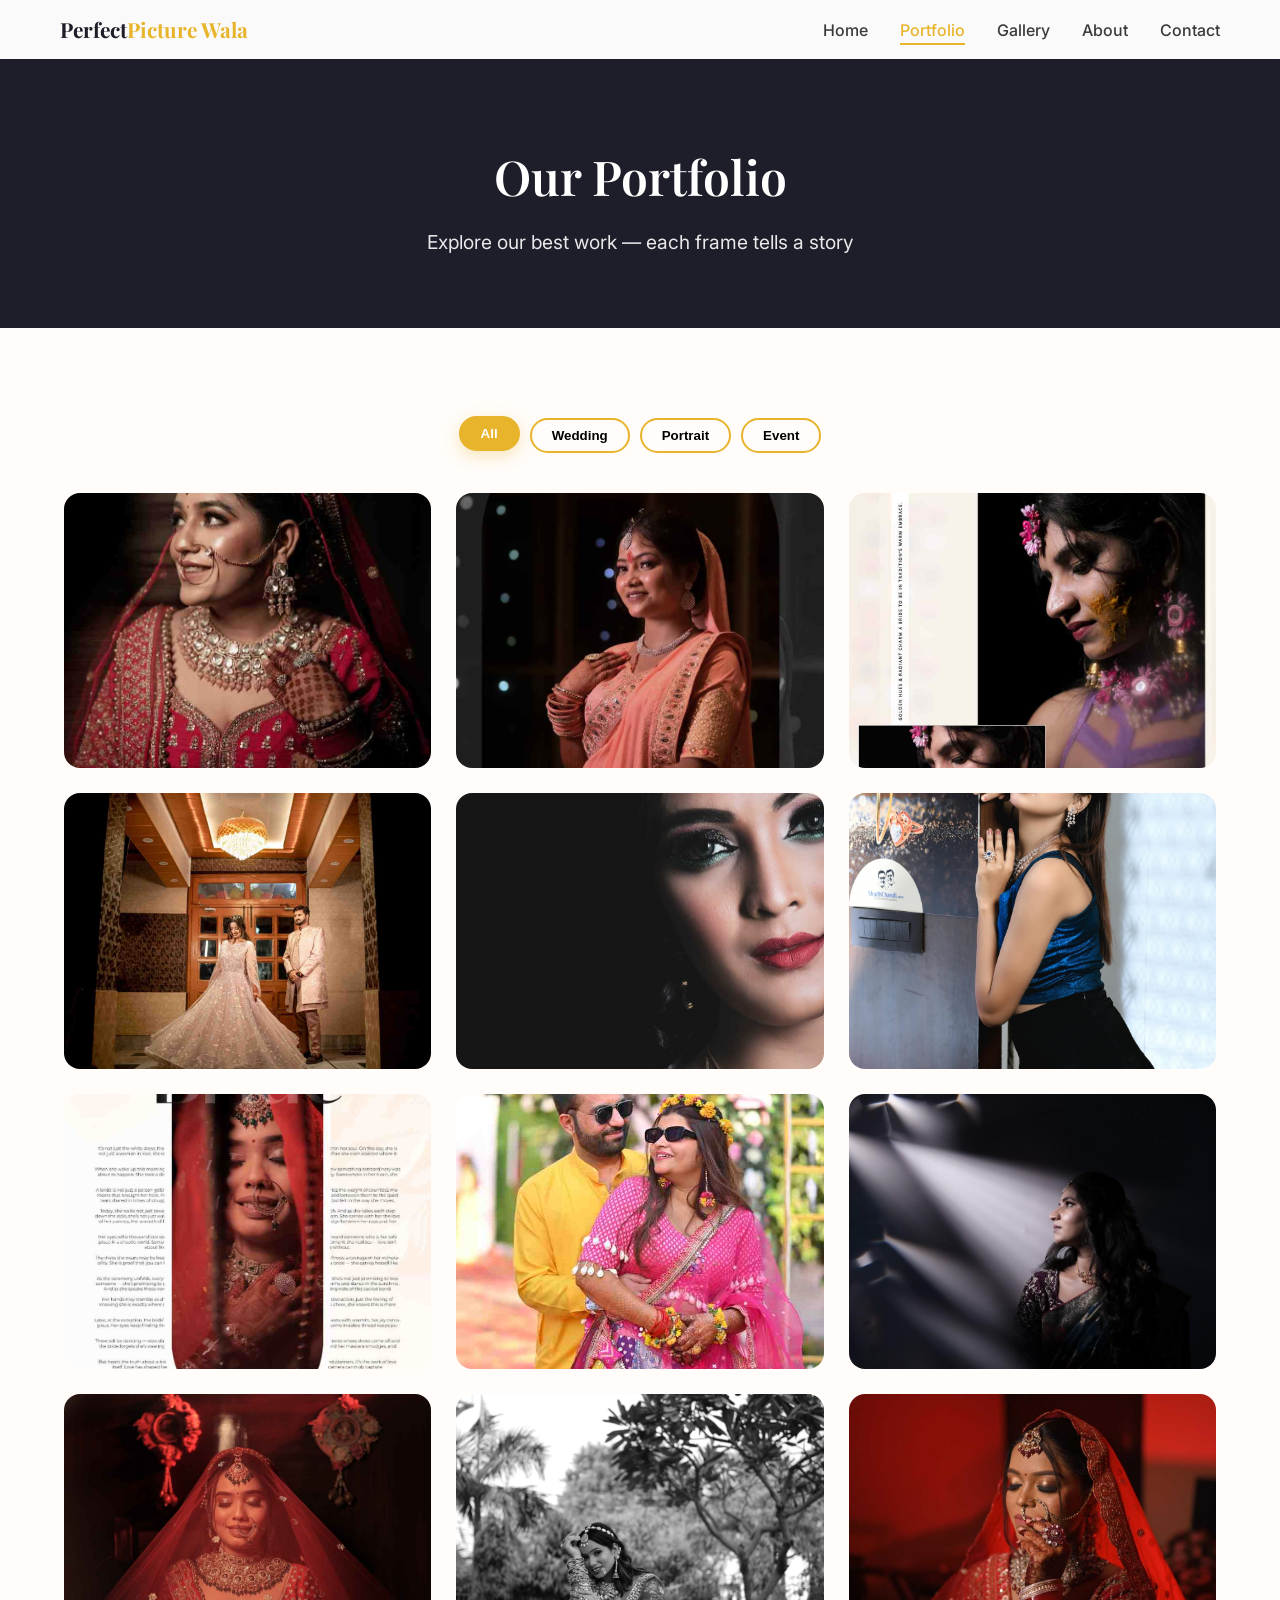
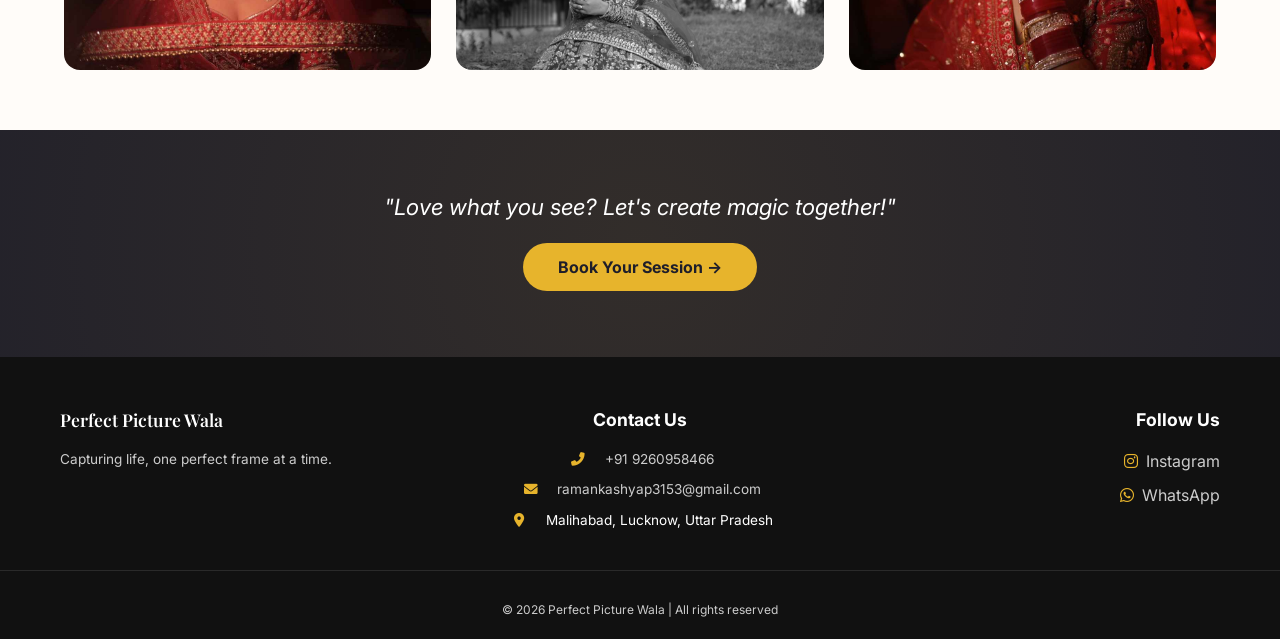
<file: portfolio.html>
<!DOCTYPE html>
<html lang="en">
<head>
    <meta charset="UTF-8">
    <meta name="viewport" content="width=device-width, initial-scale=1.0, user-scalable=yes, viewport-fit=cover">
    
    <title>Portfolio | Perfect Picture Wala - Photography in Lucknow</title>
    <meta name="description" content="View our photography portfolio - Wedding, Portrait, and Event photography in Lucknow.">
    
    <link href="https://fonts.googleapis.com/css2?family=Inter:wght@300;400;500;600;700&family=Playfair+Display:wght@400;600;700&display=swap" rel="stylesheet">
    <link rel="stylesheet" href="https://cdnjs.cloudflare.com/ajax/libs/font-awesome/6.0.0-beta3/css/all.min.css">
    <link rel="stylesheet" href="style.css">
</head>
<body>

    <!-- ========== NAVIGATION BAR ========== -->
    <nav class="navbar">
        <div class="nav-container">
            <div class="logo">
                <a href="index.html">Perfect<span>Picture Wala</span></a>
            </div>
            <button class="hamburger" id="hamburgerBtn">
                <i class="fas fa-bars"></i>
            </button>
            <ul class="nav-menu" id="navMenu">
                <li><a href="index.html" class="nav-link">Home</a></li>
                <li><a href="portfolio.html" class="nav-link active">Portfolio</a></li>
                <li><a href="index.html#gallery" class="nav-link">Gallery</a></li>
                <li><a href="index.html#about" class="nav-link">About</a></li>
                <li><a href="index.html#contact-footer" class="nav-link">Contact</a></li>
            </ul>
        </div>
    </nav>

    <!-- ========== PORTFOLIO HEADER ========== -->
    <section class="page-header">
        <div class="container">
            <h1>Our Portfolio</h1>
            <p>Explore our best work — each frame tells a story</p>
        </div>
    </section>

    <!-- ========== PORTFOLIO FILTERS & GRID ========== -->
    <section class="portfolio-main">
        <div class="container">
            <div class="portfolio-filters">
                <button class="filter-btn active" data-filter="all">All</button>
                <button class="filter-btn" data-filter="wedding">Wedding</button>
                <button class="filter-btn" data-filter="portrait">Portrait</button>
                <button class="filter-btn" data-filter="event">Event</button>
            </div>

            <div class="portfolio-grid">
                <div class="portfolio-item wedding"><img src="images/portfolio/port1.jpg" alt="Wedding Photography" loading="lazy"></div>
                <div class="portfolio-item portrait"><img src="images/portfolio/port2.jpg" alt="Portrait Photography" loading="lazy"></div>
                <div class="portfolio-item event"><img src="images/portfolio/port3.jpg" alt="Event Photography" loading="lazy"></div>
                <div class="portfolio-item wedding"><img src="images/portfolio/port4.jpg" alt="Wedding Photography" loading="lazy"></div>
                <div class="portfolio-item portrait"><img src="images/portfolio/port5.jpg" alt="Portrait Photography" loading="lazy"></div>
                <div class="portfolio-item event"><img src="images/portfolio/port6.jpg" alt="Event Photography" loading="lazy"></div>
                <div class="portfolio-item wedding"><img src="images/portfolio/port7.jpg" alt="Wedding Photography" loading="lazy"></div>
                <div class="portfolio-item portrait"><img src="images/portfolio/port8.jpg" alt="Portrait Photography" loading="lazy"></div>
                <div class="portfolio-item event"><img src="images/portfolio/port9.jpg" alt="Event Photography" loading="lazy"></div>
                <div class="portfolio-item wedding"><img src="images/portfolio/port10.jpg" alt="Wedding Photography" loading="lazy"></div>
                <div class="portfolio-item portrait"><img src="images/portfolio/port11.jpg" alt="Portrait Photography" loading="lazy"></div>
                <div class="portfolio-item event"><img src="images/portfolio/port12.jpg" alt="Event Photography" loading="lazy"></div>
            </div>
        </div>
    </section>

    <!-- ========== CTA SECTION ========== -->
    <section class="cta-section">
        <div class="container">
            <p class="cta-quote">"Love what you see? Let's create magic together!"</p>
            <a href="#" class="btn-rsvp" id="ctaBookBtn">Book Your Session →</a>
        </div>
    </section>

    <!-- ========== FOOTER (CORRECTED) ========== -->
    <footer>
        <div class="footer-container">
            <div class="footer-col">
                <h3>Perfect Picture Wala</h3>
                <p>Capturing life, one perfect frame at a time.</p>
            </div>
            <div class="footer-col">
                <h4>Contact Us</h4>
                <p><i class="fas fa-phone-alt"></i> +91 9260958466</p>
                <p><i class="fas fa-envelope"></i> ramankashyap3153@gmail.com</p>
                <p><i class="fas fa-map-marker-alt"></i> <a href="#" id="googleMapLink">Malihabad, Lucknow, Uttar Pradesh</a></p>
            </div>
            <div class="footer-col">
                <h4>Follow Us</h4>
                <div class="social-links">
                    <a href="https://www.instagram.com/perfectpicturewala?igsh=MXN2Z2doaWd4NGNjag==" target="_blank"><i class="fab fa-instagram"></i> Instagram</a>
                    <a href="https://wa.me/qr/3TNK22V54WUFI1" target="_blank"><i class="fab fa-whatsapp"></i> WhatsApp</a>
                </div>
            </div>
        </div>
        <div class="footer-bottom">
            <p>© 2026 Perfect Picture Wala | All rights reserved</p>
        </div>
    </footer>

    <script src="script.js"></script>
</body>
</html>
</file>
<file: style.css>
/* ========== RESET & BASE ========== */
* {
    margin: 0;
    padding: 0;
    box-sizing: border-box;
}

body {
    font-family: 'Inter', sans-serif;
    color: #2c2c2c;
    background: #fffcf9;
    line-height: 1.5;
    overflow-x: hidden;
}

.container {
    max-width: 1200px;
    margin: 0 auto;
    padding: 0 20px;
}

h1, h2, h3 {
    font-family: 'Playfair Display', serif;
    font-weight: 600;
}

/* ========== SMOOTH SCROLL BEHAVIOR ========== */
html {
    scroll-behavior: smooth;
}

/* ========== NAVIGATION BAR ========== */
.navbar {
    position: fixed;
    top: 0;
    width: 100%;
    background: rgba(255, 255, 255, 0.98);
    backdrop-filter: blur(10px);
    box-shadow: 0 2px 15px rgba(0,0,0,0.05);
    z-index: 1000;
    padding: 14px 0;
    transition: all 0.3s ease;
}

.navbar.scrolled {
    padding: 10px 0;
    background: rgba(255, 255, 255, 1);
    box-shadow: 0 5px 25px rgba(0,0,0,0.1);
}

.nav-container {
    max-width: 1200px;
    margin: 0 auto;
    padding: 0 20px;
    display: flex;
    justify-content: space-between;
    align-items: center;
}

.logo a {
    font-family: 'Playfair Display', serif;
    font-size: 1.3rem;
    font-weight: 700;
    text-decoration: none;
    color: #1e1e2a;
    transition: transform 0.3s ease;
}

.logo a:hover {
    transform: scale(1.05);
}

.logo span {
    color: #e7b42c;
}

/* Desktop Menu */
.nav-menu {
    display: flex;
    gap: 32px;
    list-style: none;
}

.nav-link {
    text-decoration: none;
    color: #3a3a3a;
    font-weight: 500;
    transition: all 0.3s ease;
    position: relative;
}

.nav-link::after {
    content: '';
    position: absolute;
    bottom: -5px;
    left: 0;
    width: 0;
    height: 2px;
    background: #e7b42c;
    transition: width 0.3s ease;
}

.nav-link:hover::after,
.nav-link.active::after {
    width: 100%;
}

.nav-link:hover, .nav-link.active {
    color: #e7b42c;
}

.hamburger {
    display: none;
    background: none;
    border: none;
    cursor: pointer;
    font-size: 1.6rem;
    color: #1e1e2a;
    transition: transform 0.3s ease;
}

.hamburger:hover {
    transform: rotate(90deg);
}

/* ========== HERO SECTION ========== */
.hero {
    min-height: 100vh;
    background: url('images/banner.jpg');
    background-size: cover;
    background-position: center;
    background-repeat: no-repeat;
    display: flex;
    align-items: center;
    justify-content: center;
    text-align: center;
    color: white;
    padding: 80px 20px;
    position: relative;
}

/* Dark overlay - alag se */
.hero::before {
    content: '';
    position: absolute;
    top: 0;
    left: 0;
    width: 100%;
    height: 100%;
    background: rgba(0,0,0,0.45);
    z-index: 1;
}

/* Content overlay ke upar */
.hero-content {
    position: relative;
    z-index: 2;
}

/* Mobile par height adjust */
@media (max-width: 768px) {
    .hero {
        min-height: 100vh;
    }
}

.rotating-tagline {
    margin-bottom: 30px;
    animation: fadeInScale 0.8s ease 0.2s both;
}

@keyframes fadeInScale {
    0% { opacity: 0; transform: scale(0.9); }
    100% { opacity: 1; transform: scale(1); }
}

#rotating-text {
    font-size: 1.2rem;
    font-family: 'Playfair Display', serif;
    font-style: italic;
    background: rgba(0,0,0,0.4);
    padding: 8px 18px;
    border-radius: 60px;
    display: inline-block;
    transition: all 0.3s ease;
}

.hero-buttons {
    display: flex;
    gap: 15px;
    justify-content: center;
    flex-wrap: wrap;
    margin-bottom: 30px;
    animation: fadeInUp 0.8s ease 0.4s both;
}

@keyframes fadeInUp {
    0% { opacity: 0; transform: translateY(30px); }
    100% { opacity: 1; transform: translateY(0); }
}

.btn-primary, .btn-secondary {
    padding: 10px 22px;
    border-radius: 50px;
    text-decoration: none;
    font-weight: 600;
    transition: all 0.3s ease;
    display: inline-flex;
    align-items: center;
    gap: 8px;
    position: relative;
    overflow: hidden;
}

.btn-primary::before, .btn-secondary::before {
    content: '';
    position: absolute;
    top: 50%;
    left: 50%;
    width: 0;
    height: 0;
    background: rgba(255,255,255,0.3);
    border-radius: 50%;
    transform: translate(-50%, -50%);
    transition: width 0.6s, height 0.6s;
}

.btn-primary:hover::before, .btn-secondary:hover::before {
    width: 300px;
    height: 300px;
}

.btn-primary {
    background: #e7b42c;
    color: #1e1e2a;
    border: 2px solid #e7b42c;
}

.btn-primary:hover {
    background: transparent;
    color: #e7b42c;
    transform: translateY(-3px);
    box-shadow: 0 10px 20px rgba(231,180,44,0.3);
}

.btn-secondary {
    background: #25D366;
    color: white;
    border: 2px solid #25D366;
}

.btn-secondary:hover {
    background: transparent;
    color: #25D366;
    transform: translateY(-3px);
    box-shadow: 0 10px 20px rgba(37,211,102,0.3);
}

.trust-badge {
    display: flex;
    gap: 15px;
    justify-content: center;
    flex-wrap: wrap;
    animation: fadeInUp 0.8s ease 0.6s both;
}

.trust-badge span {
    background: rgba(0,0,0,0.5);
    padding: 6px 14px;
    border-radius: 40px;
    font-size: 0.7rem;
    transition: all 0.3s ease;
}

.trust-badge span:hover {
    background: #e7b42c;
    color: #1e1e2a;
    transform: translateY(-2px);
}

/* ========== GALLERY SECTION ========== */
.gallery-section {
    padding: 60px 0;
    background: #fef7f0;
    text-align: center;
}

.gallery-section h2 {
    font-size: 2rem;
    margin-bottom: 10px;
    position: relative;
    display: inline-block;
}

.gallery-section h2::after {
    display: none;
}

.section-sub {
    font-size: 1rem;
    color: #6b6b6b;
    margin-bottom: 35px;
}

.gallery-grid {
    display: grid;
    grid-template-columns: repeat(auto-fit, minmax(250px, 1fr));
    gap: 20px;
}

.gallery-item {
    border-radius: 20px;
    overflow: hidden;
    aspect-ratio: 1 / 1;
    cursor: pointer;
    opacity: 0;
    transform: translateY(30px);
    transition: all 0.6s ease;
}

.gallery-item.visible {
    opacity: 1;
    transform: translateY(0);
}

.gallery-item img {
    width: 100%;
    height: 100%;
    object-fit: cover;
    transition: transform 0.5s cubic-bezier(0.4, 0, 0.2, 1);
}

.gallery-item:hover img {
    transform: scale(1.08);
}

/* ========== ABOUT SECTION ========== */
.about-section {
    padding: 60px 0;
    text-align: center;
}

.about-content {
    max-width: 800px;
    margin: 0 auto;
    opacity: 0;
    transform: translateY(30px);
    transition: all 0.8s ease;
}

.about-content.visible {
    opacity: 1;
    transform: translateY(0);
}

.about-content h2 {
    font-size: 2rem;
    margin-bottom: 20px;
}

.about-stats {
    display: flex;
    justify-content: center;
    gap: 40px;
    margin-top: 40px;
    flex-wrap: wrap;
}

.stat {
    opacity: 0;
    transform: scale(0.8);
    transition: all 0.5s ease;
}

.stat.visible {
    opacity: 1;
    transform: scale(1);
}

.stat h3 {
    font-size: 2rem;
    color: #e7b42c;
    transition: all 0.3s ease;
}

.stat:hover h3 {
    transform: scale(1.1);
    color: #ffcd5c;
}

/* ========== BEHIND THE LENS SECTION ========== */
.behind-lens {
    padding: 80px 0;
    background: #fff;
    text-align: center;
}

.behind-lens h2 {
    font-size: 2.5rem;
    margin-bottom: 15px;
    opacity: 0;
    transform: translateY(30px);
    transition: all 0.6s ease;
}

.behind-lens h2.visible {
    opacity: 1;
    transform: translateY(0);
}

.process-steps {
    display: grid;
    grid-template-columns: repeat(auto-fit, minmax(220px, 1fr));
    gap: 30px;
    margin-top: 50px;
}

.step {
    text-align: center;
    padding: 30px 20px;
    background: #fef7f0;
    border-radius: 24px;
    transition: all 0.4s cubic-bezier(0.4, 0, 0.2, 1);
    opacity: 0;
    transform: translateY(40px);
}

.step.visible {
    opacity: 1;
    transform: translateY(0);
}

.step:hover {
    transform: translateY(-12px) scale(1.02);
    box-shadow: 0 20px 40px rgba(0,0,0,0.1);
}

.step-icon {
    width: 70px;
    height: 70px;
    background: #e7b42c;
    border-radius: 50%;
    display: flex;
    align-items: center;
    justify-content: center;
    margin: 0 auto 20px;
    transition: all 0.3s ease;
}

.step:hover .step-icon {
    transform: rotate(360deg);
    background: #ffcd5c;
}

.step-icon i {
    font-size: 2rem;
    color: #1e1e2a;
    transition: transform 0.3s ease;
}

.step:hover .step-icon i {
    transform: scale(1.1);
}

/* ========== WHY CHOOSE US SECTION ========== */
.why-choose-us {
    padding: 80px 0;
    background: #fef7f0;
    text-align: center;
}

.why-choose-us h2 {
    font-size: 2.5rem;
    margin-bottom: 15px;
    opacity: 0;
    transform: translateY(30px);
    transition: all 0.6s ease;
}

.why-choose-us h2.visible {
    opacity: 1;
    transform: translateY(0);
}

.benefits-grid {
    display: grid;
    grid-template-columns: repeat(auto-fit, minmax(280px, 1fr));
    gap: 25px;
    margin-top: 50px;
}

.benefit-card {
    background: white;
    padding: 30px 25px;
    border-radius: 24px;
    text-align: center;
    transition: all 0.4s cubic-bezier(0.4, 0, 0.2, 1);
    box-shadow: 0 5px 20px rgba(0,0,0,0.03);
    opacity: 0;
    transform: translateY(30px);
}

.benefit-card.visible {
    opacity: 1;
    transform: translateY(0);
}

.benefit-card:hover {
    transform: translateY(-8px) scale(1.02);
    box-shadow: 0 20px 40px rgba(0,0,0,0.1);
}

.benefit-card i {
    font-size: 2.5rem;
    color: #e7b42c;
    margin-bottom: 15px;
    transition: all 0.3s ease;
}

.benefit-card:hover i {
    transform: scale(1.2) rotate(5deg);
    color: #ffcd5c;
}

.benefit-card h3 {
    font-size: 1.2rem;
    margin-bottom: 12px;
    transition: color 0.3s ease;
}

.benefit-card:hover h3 {
    color: #e7b42c;
}

/* ========== PAGE HEADER ========== */
.page-header {
    padding: 120px 0 60px;
    background: #1e1e2a;
    color: white;
    text-align: center;
    min-height: auto;
    height: auto;
}

.page-header .container {
    max-width: 1200px;
    margin: 0 auto;
    padding: 0 20px;
}

.page-header h1 {
    font-size: 2.5rem;
    margin-bottom: 15px;
    font-family: 'Playfair Display', serif;
    font-weight: 600;
}

.page-header p {
    font-size: 1.1rem;
    opacity: 0.9;
    max-width: 600px;
    margin: 0 auto;
    line-height: 1.6;
    white-space: normal;
    word-wrap: break-word;
    overflow: visible;
}

/* ========== PORTFOLIO SECTION ========== */
.portfolio-main {
    padding: 60px 0;
}

.portfolio-filters {
    margin: 30px 0 40px;
    display: flex;
    gap: 10px;
    justify-content: center;
    flex-wrap: wrap;
}

.filter-btn {
    padding: 8px 20px;
    border: 2px solid #e7b42c;
    background: transparent;
    border-radius: 40px;
    font-weight: 600;
    cursor: pointer;
    transition: all 0.3s ease;
}

.filter-btn.active, .filter-btn:hover {
    background: #e7b42c;
    color: white;
    transform: translateY(-2px);
    box-shadow: 0 5px 15px rgba(231,180,44,0.3);
}

.portfolio-grid {
    display: grid;
    grid-template-columns: repeat(auto-fit, minmax(280px, 1fr));
    gap: 25px;
}

/* Portfolio Item - with text overlay support */
.portfolio-item {
    position: relative;
    border-radius: 16px;
    overflow: hidden;
    aspect-ratio: 4 / 3;
    cursor: pointer;
    opacity: 0;
    transform: scale(0.9);
    transition: all 0.5s ease;
}

.portfolio-item.visible {
    opacity: 1;
    transform: scale(1);
}

.portfolio-item img {
    width: 100%;
    height: 100%;
    object-fit: cover;
    transition: transform 0.5s cubic-bezier(0.4, 0, 0.2, 1);
}

.portfolio-item:hover img {
    transform: scale(1.08);
}

/* Text Overlay - Bottom se visible, cut nahi hoga */
.portfolio-item .portfolio-text {
    position: absolute;
    bottom: 0;
    left: 0;
    right: 0;
    background: linear-gradient(to top, rgba(0,0,0,0.85) 0%, rgba(0,0,0,0) 100%);
    padding: 25px 15px 15px 15px;
    color: white;
    text-align: center;
}

/* Text styling */
.portfolio-item .portfolio-text h4 {
    font-size: 0.9rem;
    margin-bottom: 4px;
    font-family: 'Playfair Display', serif;
    font-weight: 600;
}

.portfolio-item .portfolio-text p {
    font-size: 0.75rem;
    opacity: 0.85;
    margin: 0;
    line-height: 1.3;
}

/* ========== CTA SECTION ========== */
.cta-section {
    background: #1e1e2a;
    color: white;
    text-align: center;
    padding: 60px 0;
    position: relative;
    overflow: hidden;
}

.cta-section::before {
    content: '';
    position: absolute;
    top: -50%;
    left: -50%;
    width: 200%;
    height: 200%;
    background: radial-gradient(circle, rgba(231,180,44,0.1) 0%, transparent 70%);
    animation: rotate 20s linear infinite;
}

@keyframes rotate {
    0% { transform: rotate(0deg); }
    100% { transform: rotate(360deg); }
}

.cta-quote {
    font-size: 1.4rem;
    font-style: italic;
    margin-bottom: 20px;
    position: relative;
    z-index: 1;
    animation: pulse 2s ease infinite;
}

@keyframes pulse {
    0%, 100% { opacity: 1; }
    50% { opacity: 0.8; transform: scale(1.02); }
}

.btn-rsvp {
    display: inline-block;
    background: #e7b42c;
    color: #1e1e2a;
    padding: 12px 35px;
    border-radius: 50px;
    text-decoration: none;
    font-weight: 700;
    transition: all 0.3s ease;
    position: relative;
    z-index: 1;
    overflow: hidden;
}

.btn-rsvp::before {
    content: '';
    position: absolute;
    top: 0;
    left: -100%;
    width: 100%;
    height: 100%;
    background: linear-gradient(90deg, transparent, rgba(255,255,255,0.3), transparent);
    transition: left 0.5s ease;
}

.btn-rsvp:hover::before {
    left: 100%;
}

.btn-rsvp:hover {
    background: #ffcd5c;
    transform: translateY(-3px);
    box-shadow: 0 10px 25px rgba(231,180,44,0.4);
}

/* ========== FOOTER - LEFT | CENTER | RIGHT ========== */
footer {
    background: #111;
    color: #ccc;
    padding: 50px 0 20px;
}

.footer-container {
    max-width: 1200px;
    margin: 0 auto;
    padding: 0 20px;
    display: flex;
    justify-content: space-between;
    align-items: flex-start;
    flex-wrap: wrap;
    gap: 20px;
}

.footer-col {
    flex: 1;
    min-width: 200px;
    opacity: 0;
    transform: translateY(20px);
    transition: all 0.5s ease;
}

.footer-col.visible {
    opacity: 1;
    transform: translateY(0);
}

/* Left column - Brand info */
.footer-col:first-child {
    text-align: left;
}

/* Center column - Contact Us */
.footer-col:nth-child(2) {
    text-align: center;
}

/* Right column - Follow Us */
.footer-col:last-child {
    text-align: right;
}

.footer-col h3, .footer-col h4 {
    color: white;
    margin-bottom: 15px;
    font-size: 1.1rem;
}

.footer-col p {
    margin: 10px 0;
    font-size: 0.85rem;
    transition: transform 0.3s ease;
    line-height: 1.5;
}

.footer-col p:hover {
    transform: translateX(5px);
}

.footer-col i {
    margin-right: 10px;
    color: #e7b42c;
    width: 25px;
    transition: transform 0.3s ease;
}

.footer-col p:hover i {
    transform: scale(1.2);
}

/* Social Links - Right column right aligned */
.footer-col:last-child .social-links {
    display: flex;
    flex-direction: column;
    align-items: flex-end;
    gap: 10px;
}

.social-links a {
    color: #ccc;
    text-decoration: none;
    transition: all 0.3s ease;
    display: inline-flex;
    align-items: center;
    gap: 8px;
}

.social-links a:hover {
    color: #e7b42c;
    transform: translateX(5px);
}

.social-links a i {
    margin: 0;
}

#googleMapLink {
    color: #ffffff;
    text-decoration: none;
}

#googleMapLink:hover {
    color: #e7b42c;
    text-decoration: underline;
}

.footer-bottom {
    text-align: center;
    padding-top: 30px;
    margin-top: 30px;
    border-top: 1px solid #2a2a2a;
    font-size: 0.75rem;
}

/* ========== ANIMATIONS ========== */
@keyframes fadeInOut {
    0% { opacity: 0; transform: translateY(10px); }
    100% { opacity: 1; transform: translateY(0); }
}

#rotating-text {
    animation: fadeInOut 0.8s ease;
}

/* ========== MOBILE RESPONSIVE ========== */
@media (max-width: 768px) {
    .hamburger {
        display: block;
    }
    
    .nav-menu {
        position: fixed;
        top: 0;
        right: -100%;
        width: 70%;
        max-width: 260px;
        height: 100vh;
        background: white;
        flex-direction: column;
        justify-content: center;
        align-items: center;
        gap: 25px;
        transition: 0.3s ease-in-out;
        box-shadow: -5px 0 20px rgba(0,0,0,0.1);
        z-index: 999;
        margin: 0;
        padding: 60px 20px;
    }
    
    .nav-menu.active {
        right: 0;
    }
    
    .nav-menu::before {
        content: '✕';
        position: absolute;
        top: 20px;
        right: 25px;
        font-size: 1.5rem;
        cursor: pointer;
        color: #333;
        font-family: monospace;
        transition: transform 0.3s ease;
    }
    
    .nav-menu::before:hover {
        transform: rotate(90deg);
    }
    
    .nav-link {
        font-size: 1.1rem;
    }
    
    .hero-content h1 {
        font-size: 2rem;
    }
    
    .hero-buttons {
        flex-direction: column;
        align-items: center;
    }
    
    .btn-primary, .btn-secondary {
        width: 200px;
        justify-content: center;
    }
    
    .gallery-grid {
        grid-template-columns: 1fr;
    }
    
    .portfolio-grid {
        grid-template-columns: 1fr;
    }
    
    .about-stats {
        gap: 20px;
    }
    
    .stat h3 {
        font-size: 1.5rem;
    }
    
    /* Page Header Mobile */
    .page-header {
        padding: 100px 20px 50px;
    }
    
    .page-header h1 {
        font-size: 1.8rem;
    }
    
    .page-header p {
        font-size: 0.9rem;
        line-height: 1.5;
        padding: 0 10px;
    }
    
    /* Footer mobile */
    .footer-container {
        flex-direction: column;
        text-align: center;
        gap: 35px;
    }
    
    .footer-col:first-child,
    .footer-col:nth-child(2),
    .footer-col:last-child {
        text-align: center;
    }
    
    .footer-col:last-child .social-links {
        align-items: center;
    }
    
    .footer-col p i {
        width: auto;
    }
    
    .process-steps {
        grid-template-columns: 1fr;
        gap: 20px;
    }
    
    .benefits-grid {
        grid-template-columns: 1fr;
    }
    
    .behind-lens h2,
    .why-choose-us h2 {
        font-size: 1.8rem;
    }
}

/* ========== TABLET RESPONSIVE ========== */
@media (min-width: 769px) and (max-width: 1024px) {
    .hero-content h1 {
        font-size: 3rem;
    }
    
    #rotating-text {
        font-size: 1.4rem;
    }
    
    .portfolio-grid {
        grid-template-columns: repeat(2, 1fr);
    }
    
    .benefits-grid {
        grid-template-columns: repeat(2, 1fr);
    }
    
    .page-header {
        padding: 120px 0 60px;
    }
    
    .page-header h1 {
        font-size: 2.2rem;
    }
}

/* ========== DESKTOP RESPONSIVE ========== */
@media (min-width: 1025px) {
    .hero-content h1 {
        font-size: 4.2rem;
    }
    
    #rotating-text {
        font-size: 1.6rem;
        padding: 12px 28px;
    }
    
    .portfolio-grid {
        grid-template-columns: repeat(3, 1fr);
    }
    
    .container {
        padding: 0 24px;
    }
    
    .page-header {
        padding: 140px 0 70px;
    }
    
    .page-header h1 {
        font-size: 3rem;
    }
    
    .page-header p {
        font-size: 1.2rem;
    }
}
</file>
